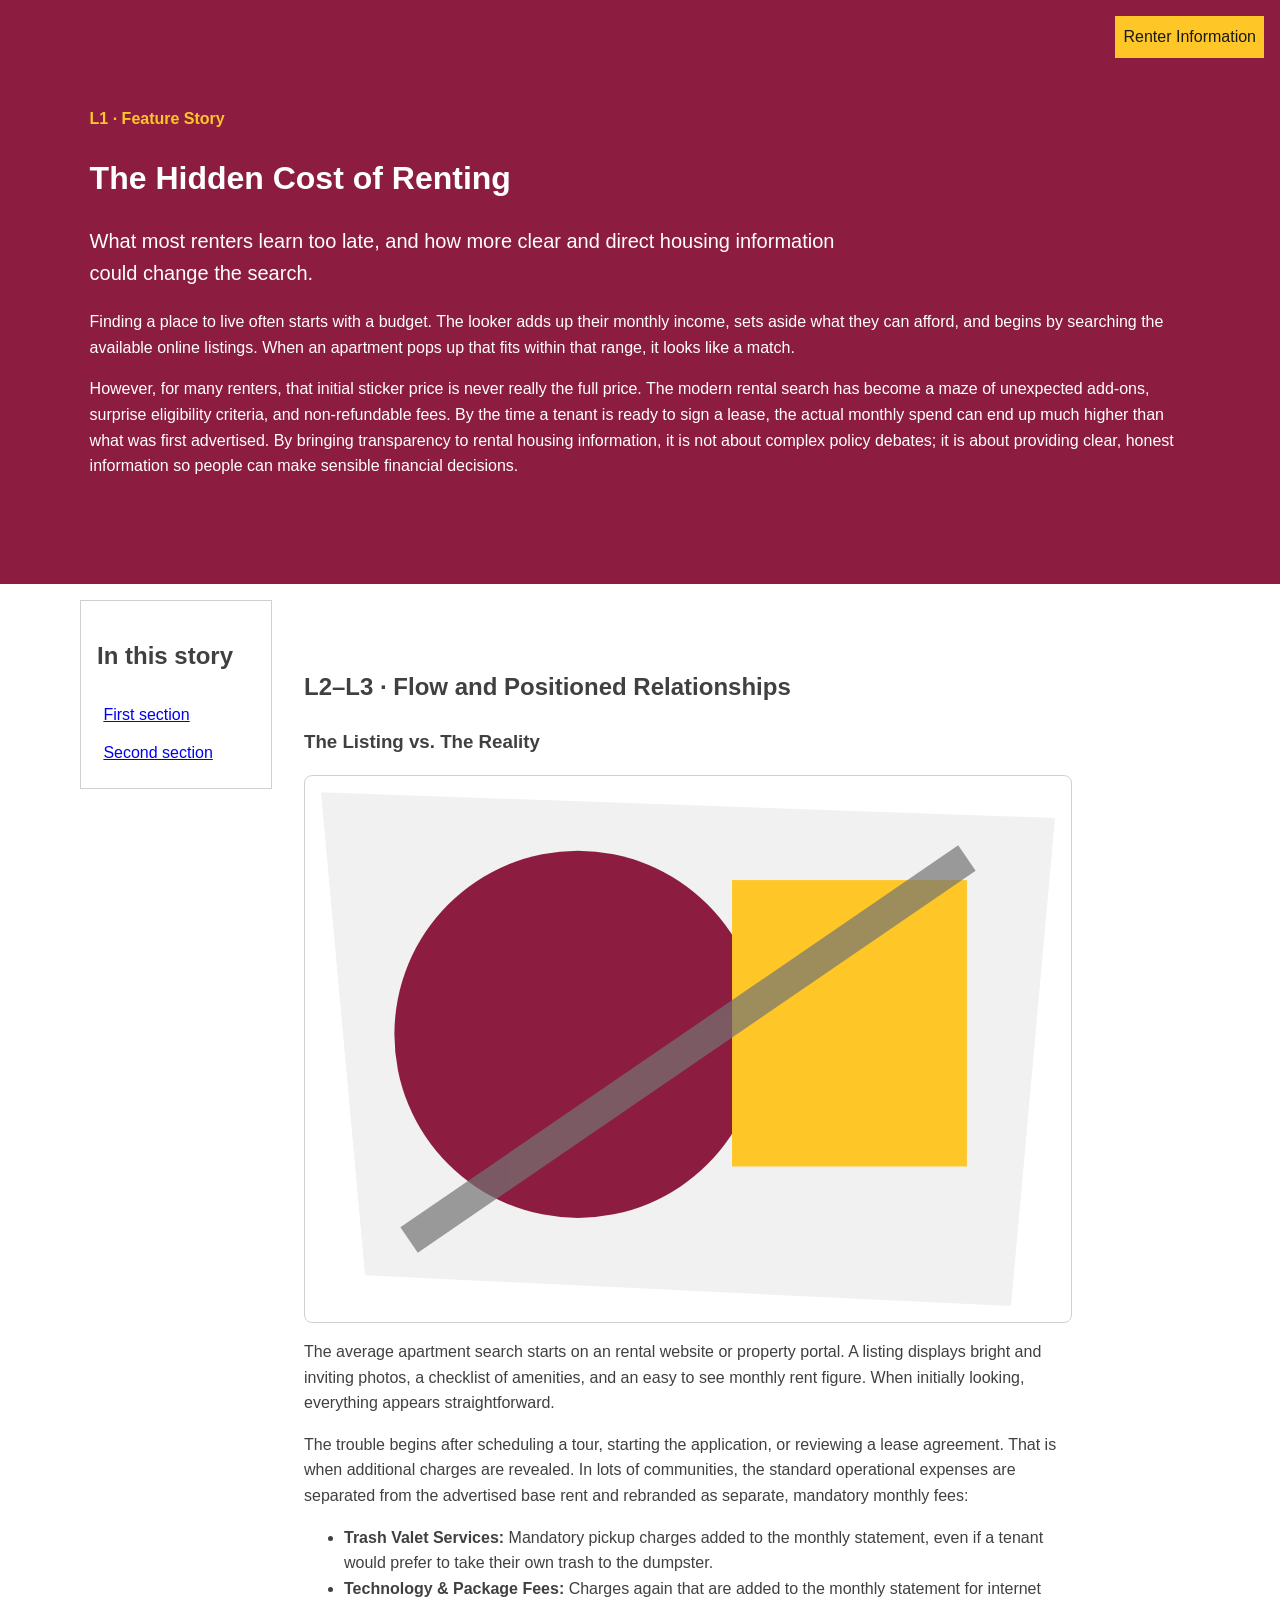
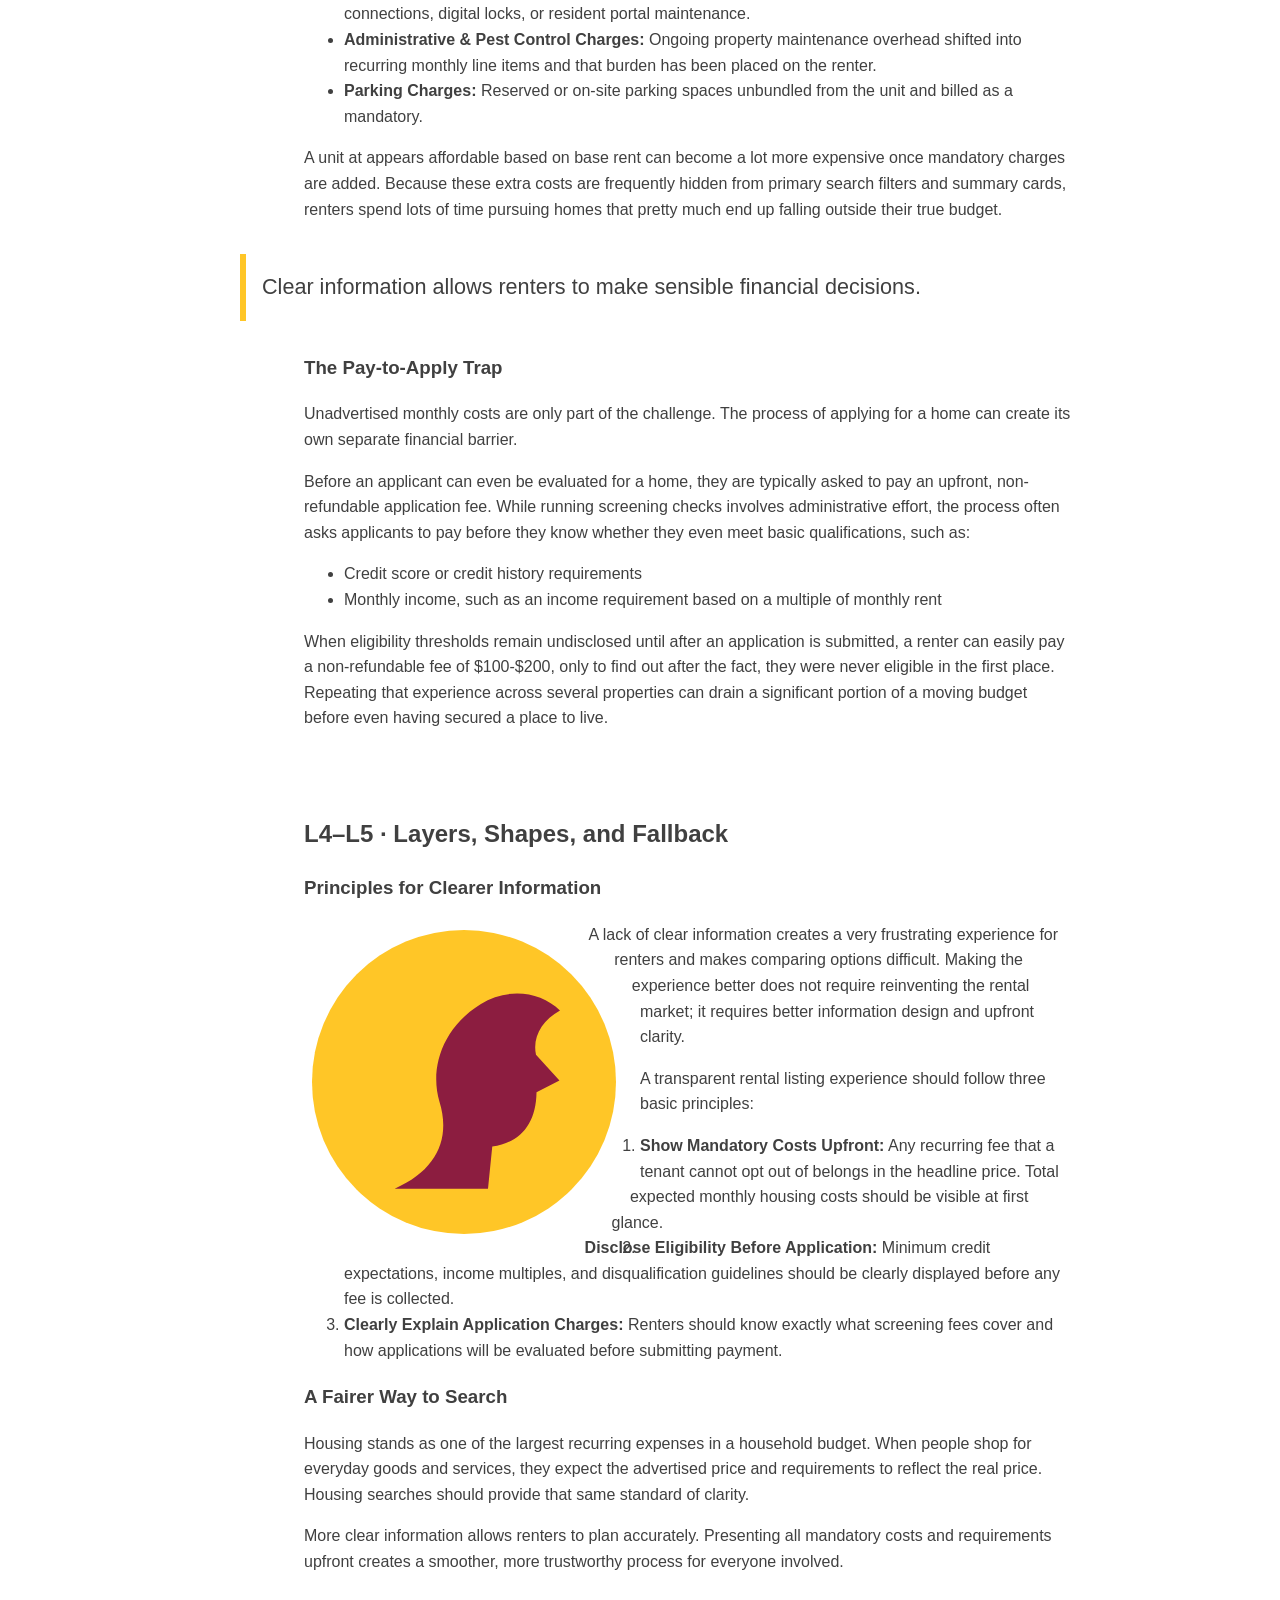
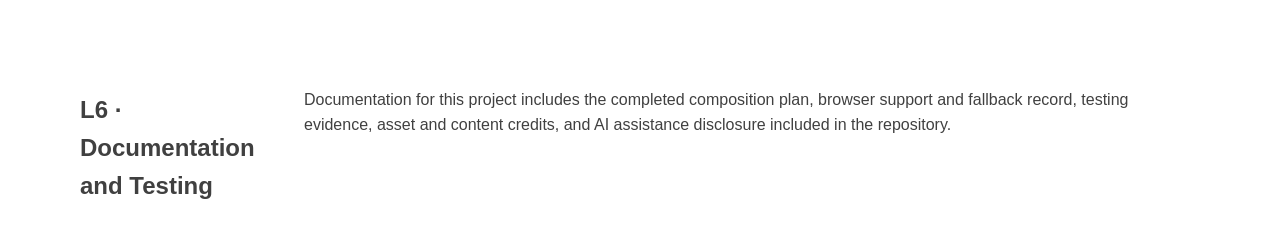
<file: index.html>
<!doctype html>
<html lang="en">

<head>
    <meta charset="utf-8">
    <meta name="viewport" content="width=device-width,initial-scale=1">
    <title>Layered Feature Story</title>
    <link rel="stylesheet" href="styles.css">
</head>

<body>
    <header class="feature-header">
        <p class="eyebrow">L1 · Feature Story</p>
        <span class="issue-badge">Renter Information</span>
        <h1>The Hidden Cost of Renting</h1>
        <p class="lede">What most renters learn too late, and how more clear and direct housing information could change
            the search.</p>

        <p>Finding a place to live often starts with a budget. The looker adds up their monthly income, sets aside what
            they can afford, and begins by searching the available online listings. When an apartment pops up that fits
            within that range, it looks like a match.</p>

        <p>However, for many renters, that initial sticker price is never really the full price. The modern rental
            search has become a maze of unexpected add-ons, surprise eligibility criteria, and non-refundable fees. By
            the time a tenant is ready to sign a lease, the actual monthly spend can end up much higher than what was
            first advertised. By bringing transparency to rental housing information, it is not about complex policy
            debates; it is about providing clear, honest information so people can make sensible financial decisions.
        </p>
    </header>
    <main>
        <aside class="story-guide">
            <h2>In this story</h2>
            <a href="#section-one">First section</a>
            <a href="#section-two">Second section</a>
        </aside>
        <article>
            <section id="section-one">
                <h2>L2–L3 · Flow and Positioned Relationships</h2>

                <h3>The Listing vs. The Reality</h3>
                <figure class="feature-figure">
                    <img src="feature.svg" alt="Illustration representing the rental search experience" width="1000"
                        height="700">
                </figure>
                <p>The average apartment search starts on an rental website or property portal. A listing displays
                    bright and inviting photos, a checklist of amenities, and an easy to see monthly rent figure. When
                    initially looking, everything appears straightforward.</p>


                <p>The trouble begins after scheduling a tour, starting the application, or reviewing a lease agreement.
                    That is when additional charges are revealed. In lots of communities, the standard operational
                    expenses are separated from the advertised base rent and rebranded as separate, mandatory monthly
                    fees:</p>

                <ul>
                    <li><strong>Trash Valet Services:</strong> Mandatory pickup charges added to the monthly statement,
                        even if a tenant would prefer to take their own trash to the dumpster.</li>
                    <li><strong>Technology &amp; Package Fees:</strong> Charges again that are added to the monthly
                        statement for internet connections, digital locks, or resident portal maintenance.</li>
                    <li><strong>Administrative &amp; Pest Control Charges:</strong> Ongoing property maintenance
                        overhead shifted into recurring monthly line items and that burden has been placed on the
                        renter.</li>
                    <li><strong>Parking Charges:</strong> Reserved or on-site parking spaces unbundled from the unit and
                        billed as a mandatory.</li>
                </ul>

                <p>A unit at appears affordable based on base rent can become a lot more expensive once mandatory
                    charges are added. Because these extra costs are frequently hidden from primary search filters and
                    summary cards, renters spend lots of time pursuing homes that pretty much end up falling outside
                    their true budget.</p>
                <blockquote class="pull-quote">
                    Clear information allows renters to make sensible financial decisions.
                </blockquote>
                <h3>The Pay-to-Apply Trap</h3>

                <p>Unadvertised monthly costs are only part of the challenge. The process of applying for a home can
                    create its own separate financial barrier.</p>

                <p>Before an applicant can even be evaluated for a home, they are typically asked to pay an upfront,
                    non-refundable application fee. While running screening checks involves administrative effort, the
                    process often asks applicants to pay before they know whether they even meet basic qualifications,
                    such as:</p>

                <ul>
                    <li>Credit score or credit history requirements</li>
                    <li>Monthly income, such as an income requirement based on a multiple of monthly rent</li>
                </ul>

                <p>When eligibility thresholds remain undisclosed until after an application is submitted, a renter can
                    easily pay a non-refundable fee of $100-$200, only to find out after the fact, they were never
                    eligible in the first place. Repeating that experience across several properties can drain a
                    significant portion of a moving budget before even having secured a place to live.</p>
            </section>
            <section id="section-two">
                <h2>L4–L5 · Layers, Shapes, and Fallback</h2>

                <h3>Principles for Clearer Information</h3>
                <img class="shape-portrait" src="portrait.svg"
                    alt="Illustration representing rental housing information" width="600" height="600">
                <p>A lack of clear information creates a very frustrating experience for renters and makes comparing
                    options difficult. Making the experience better does not require reinventing the rental market; it
                    requires better information design and upfront clarity.</p>

                <p>A transparent rental listing experience should follow three basic principles:</p>

                <ol>
                    <li><strong>Show Mandatory Costs Upfront:</strong> Any recurring fee that a tenant cannot opt out of
                        belongs in the headline price. Total expected monthly housing costs should be visible at first
                        glance.</li>
                    <li><strong>Disclose Eligibility Before Application:</strong> Minimum credit expectations, income
                        multiples, and disqualification guidelines should be clearly displayed before any fee is
                        collected.</li>
                    <li><strong>Clearly Explain Application Charges:</strong> Renters should know exactly what screening
                        fees cover and how applications will be evaluated before submitting payment.</li>
                </ol>

                <h3>A Fairer Way to Search</h3>

                <p>Housing stands as one of the largest recurring expenses in a household budget. When people shop for
                    everyday goods and services, they expect the advertised price and requirements to reflect the real
                    price. Housing searches should provide that same standard of clarity.</p>

                <p>More clear information allows renters to plan accurately. Presenting all mandatory costs and
                    requirements upfront creates a smoother, more trustworthy process for everyone involved.</p>
            </section>
        </article>

        <h2>L6 · Documentation and Testing</h2>
        <p>Documentation for this project includes the completed composition plan, browser support and fallback record,
            testing evidence, asset and content credits, and AI assistance disclosure included in the repository.</p>
    </main>

</html>
</file>
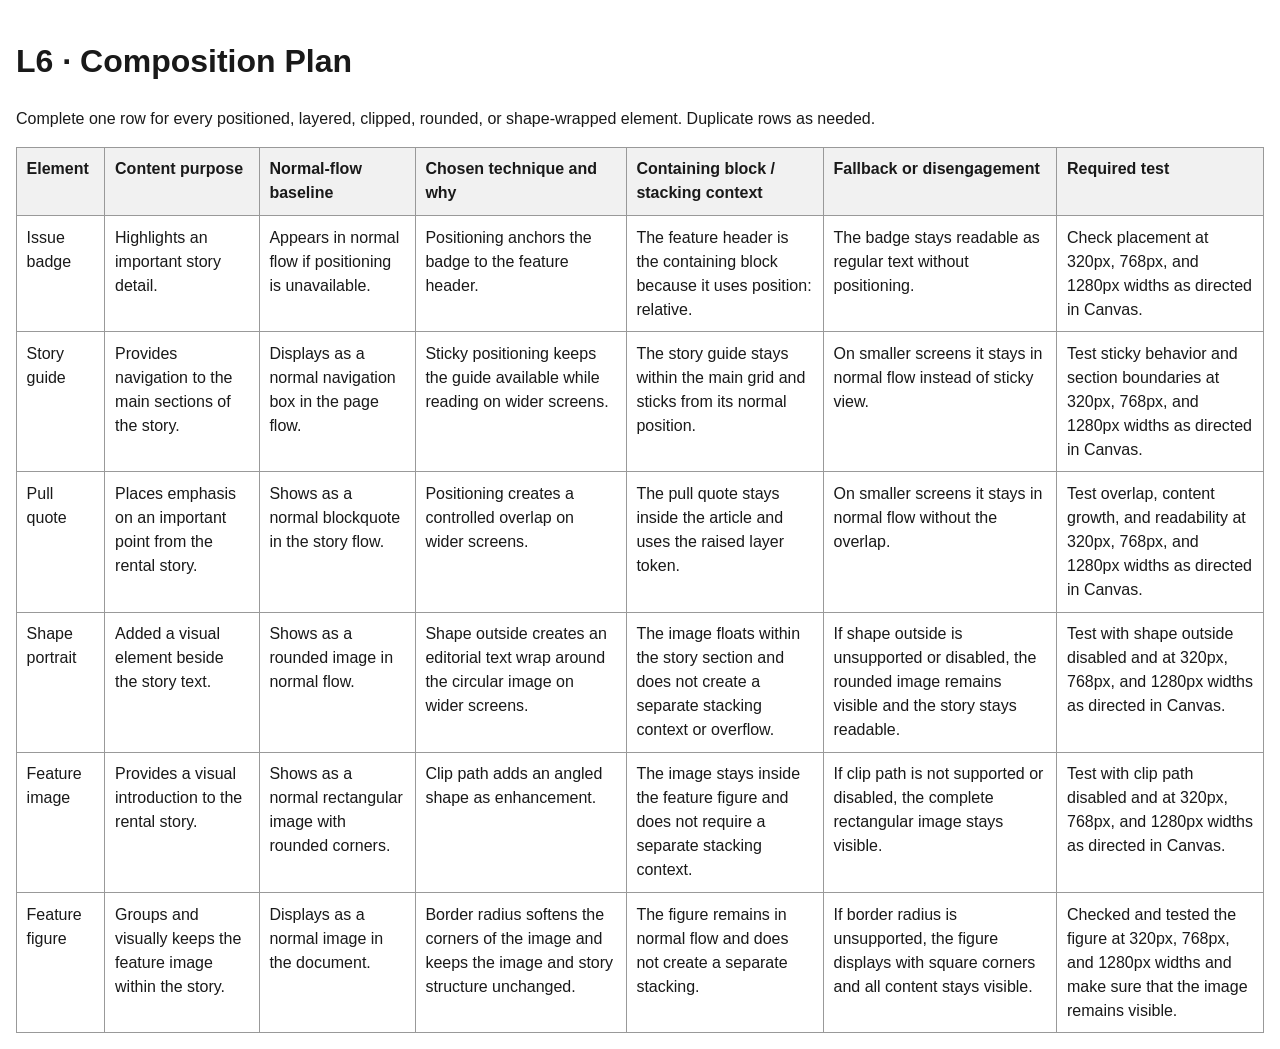
<file: composition-plan.html>
<!doctype html>
<html lang="en">

<head>
    <meta charset="utf-8">
    <meta name="viewport" content="width=device-width,initial-scale=1">
    <title>Composition Plan</title>
    <style>
        body {
            font-family: Arial, sans-serif;
            line-height: 1.5;
            max-width: 90rem;
            margin: auto;
            padding: 1rem;
            color: #191919;
        }

        table {
            width: 100%;
            border-collapse: collapse;
        }

        th,
        td {
            padding: .6rem;
            border: 1px solid #999;
            text-align: left;
            vertical-align: top;
        }

        th {
            background: #f1f1f1;
        }
    </style>
</head>

<body>
    <h1>L6 · Composition Plan</h1>
    <p>Complete one row for every positioned, layered, clipped, rounded, or shape-wrapped element. Duplicate rows as
        needed.</p>
    <table>
        <thead>
            <tr>
                <th>Element</th>
                <th>Content purpose</th>
                <th>Normal-flow baseline</th>
                <th>Chosen technique and why</th>
                <th>Containing block / stacking context</th>
                <th>Fallback or disengagement</th>
                <th>Required test</th>
            </tr>
        </thead>
        <tbody>
            <tr>
                <td>Issue badge</td>
                <td>Highlights an important story detail.</td>
                <td>Appears in normal flow if positioning is unavailable.</td>
                <td>Positioning anchors the badge to the feature header.</td>
                <td>The feature header is the containing block because it uses position: relative.</td>
                <td>The badge stays readable as regular text without positioning.</td>
                <td>Check placement at 320px, 768px, and 1280px widths as directed in Canvas.</td>
            </tr>
            <tr>
                <td>Story guide</td>
                <td>Provides navigation to the main sections of the story.</td>
                <td>Displays as a normal navigation box in the page flow.</td>
                <td>Sticky positioning keeps the guide available while reading on wider screens.</td>
                <td>The story guide stays within the main grid and sticks from its normal position.</td>
                <td>On smaller screens it stays in normal flow instead of sticky view.</td>
                <td>Test sticky behavior and section boundaries at 320px, 768px, and 1280px widths as directed in
                    Canvas.</td>
            </tr>
            <tr>
                <td>Pull quote</td>
                <td>Places emphasis on an important point from the rental story.</td>
                <td>Shows as a normal blockquote in the story flow.</td>
                <td>Positioning creates a controlled overlap on wider screens.</td>
                <td>The pull quote stays inside the article and uses the raised layer token.</td>
                <td>On smaller screens it stays in normal flow without the overlap.</td>
                <td>Test overlap, content growth, and readability at 320px, 768px, and 1280px widths as directed in
                    Canvas.</td>
            </tr>
            <tr>
                <td>Shape portrait</td>
                <td>Added a visual element beside the story text.</td>
                <td>Shows as a rounded image in normal flow.</td>
                <td>Shape outside creates an editorial text wrap around the circular image on wider screens.</td>
                <td>The image floats within the story section and does not create a separate stacking context or
                    overflow.</td>
                <td>If shape outside is unsupported or disabled, the rounded image remains visible and the story stays
                    readable.</td>
                <td>Test with shape outside disabled and at 320px, 768px, and 1280px widths as directed in Canvas.</td>
            </tr>
            <tr>
                <td>Feature image</td>
                <td>Provides a visual introduction to the rental story.</td>
                <td>Shows as a normal rectangular image with rounded corners.</td>
                <td>Clip path adds an angled shape as enhancement.</td>
                <td>The image stays inside the feature figure and does not require a separate stacking context.</td>
                <td>If clip path is not supported or disabled, the complete rectangular image stays visible.</td>
                <td>Test with clip path disabled and at 320px, 768px, and 1280px widths as directed in Canvas.</td>
            </tr>
            <tr>
                <td>Feature figure</td>
                <td>Groups and visually keeps the feature image within the story.</td>
                <td>Displays as a normal image in the document.</td>
                <td>Border radius softens the corners of the image and keeps the image and story structure
                    unchanged.</td>
                <td>The figure remains in normal flow and does not create a separate stacking.</td>
                <td>If border radius is unsupported, the figure displays with square corners and all content stays
                    visible.</td>
                <td>Checked and tested the figure at 320px, 768px, and 1280px widths and make sure that the image remains visible.</td>
            </tr>
        </tbody>
    </table>
</body>

</html>
</file>
<file: styles.css>
:root {
    --color-text: #404040;
    --color-surface: #fff;
    --color-action: #8c1d40;
    --color-accent: #ffc627;
    --color-border: #d0d0d0;
    --color-muted: #5c6670;
    --space-3: 1rem;
    --radius: .5rem;
    --measure: 68ch;
    --layer-base: 0;
    --layer-raised: 10;
    --layer-sticky: 20;
    --layer-overlay: 30;
}

*,
*::before,
*::after {
    box-sizing: border-box;
}

html {
    scroll-behavior: smooth;
}

body {
    margin: 0;
    color: var(--color-text);
    background: var(--color-surface);
    font-family: Arial, sans-serif;
    line-height: 1.6;
}

.feature-header {
    position: relative;
    padding: clamp(2rem, 7vw, 6rem);
    background: var(--color-action);
    color: #fff;
}

.eyebrow {
    color: var(--color-accent);
    font-weight: 700;
}

.lede {
    max-width: var(--measure);
    font-size: 1.25rem;
}

.issue-badge {
    position: absolute;
    inset-block-start: 1rem;
    inset-inline-end: 1rem;
    z-index: var(--layer-raised);
    padding: .5rem;
    background: var(--color-accent);
    color: #191919;
}
main {
    display: grid;
    gap: 2rem;
    max-width: 72rem;
    margin: auto;
    padding: var(--space-3);
}
    article {
        min-width: 0;
        max-width: 48rem;
    }

    article section {
        display: flow-root;
        margin-block: 3rem;
        scroll-margin-block-start: 6rem;
    }

    .story-guide {
        align-self: start;
        padding: 1rem;
        border: 1px solid var(--color-border);
        background: var(--color-surface);
    }

    .story-guide a {
        display: block;
        padding: .4rem;
    }

    .feature-figure {
        position: relative;
        margin: 0;
        padding: 1rem;
        border: 1px solid var(--color-border);
        border-radius: var(--radius);
    }

    img {
        display: block;
        max-width: 100%;
        height: auto;
    }

    .pull-quote {
        position: relative;
        margin: 2rem 0;
        padding: 1rem;
        border-inline-start: .4rem solid var(--color-accent);
        font-size: 1.35rem;
    }

    .shape-portrait {
        width: min(45%, 20rem);
        margin: 0 1rem 1rem 0;
        border-radius: 50%;
    }

    .documentation {
        grid-column: 1/-1;
        padding: 1rem;
        background: #f1f1f1;
    }

    @media (min-width:52rem) {
        main {
            grid-template-columns: 12rem minmax(0, 1fr);
            gap: 2rem;
        }
.issue-badge {
    position: absolute;
    inset-block-start: 1rem;
    inset-inline-end: 1rem;
    z-index: var(--layer-raised);
}
        .story-guide {
            position: sticky;
            inset-block-start: 1rem;
            z-index: var(--layer-sticky);
        }

        .pull-quote {
            position: relative;
            z-index: var(--layer-raised);
            margin-inline-start: -4rem;
            background: var(--color-surface);
        }
        }

        @supports (shape-outside:circle(50%)) {
            .shape-portrait {
                float: inline-start;
                shape-outside: circle(50%);
                shape-margin: 1rem;
            }
        }

    @supports (clip-path:polygon(0 0)) {
        .feature-figure img {
            clip-path: polygon(0 0, 100% 5%, 94% 100%, 6% 94%);
        }
    }

    :focus-visible {
        outline: .2rem solid var(--color-accent);
        outline-offset: .2rem;
    }
</file>
